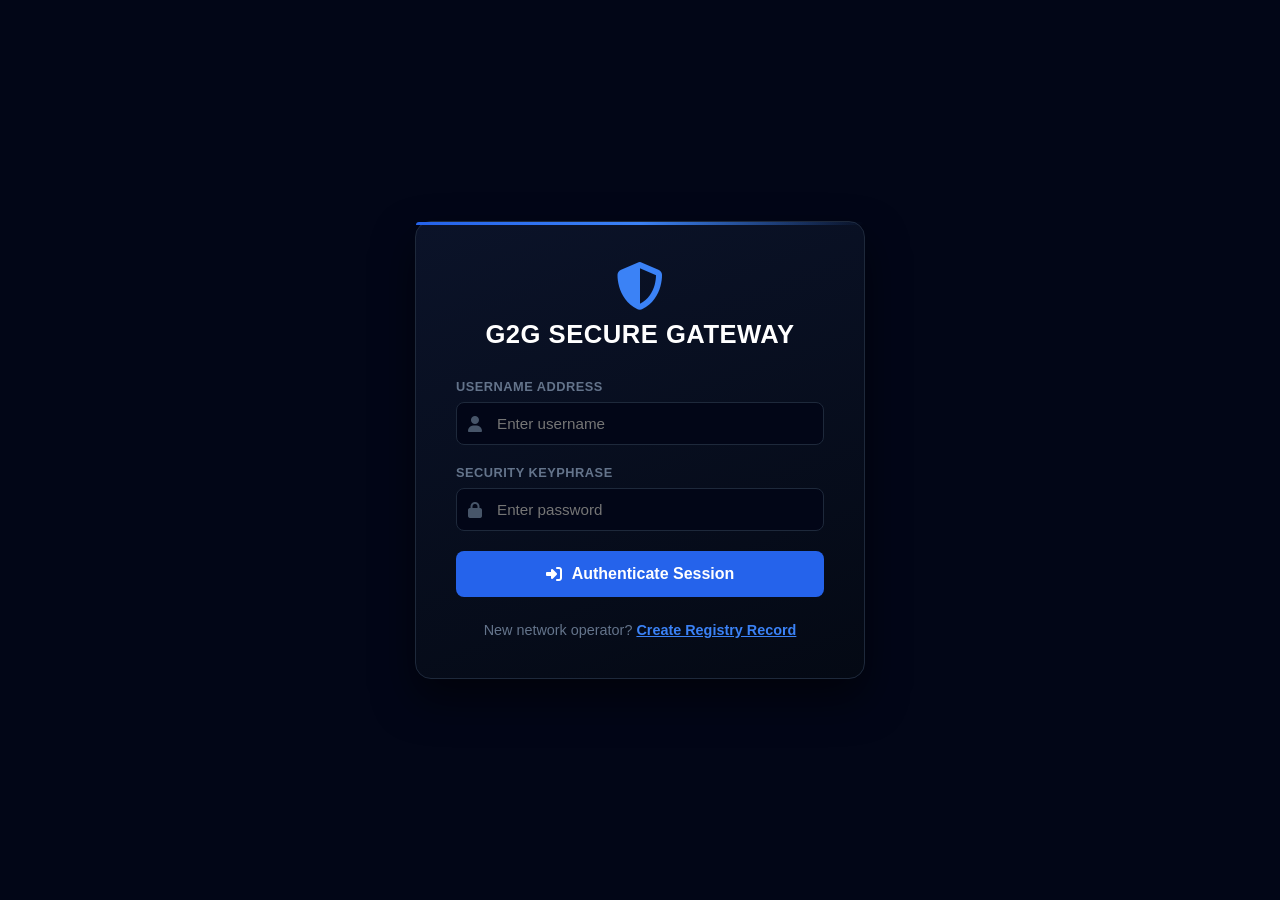
<file: index.html>
<!DOCTYPE html>
<html lang="en">
<head>
    <meta charset="UTF-8">
    <meta name="viewport" content="width=device-width, initial-scale=1.0">
    <title>G2G Marketplace</title>
    <link rel="stylesheet" href="style.css">
    <link rel="stylesheet" href="https://cdnjs.cloudflare.com/ajax/libs/font-awesome/6.4.0/css/all.min.css">
    <script>
        // FORCED SECURITY LOGIN GUARD
        if (localStorage.getItem("isLoggedIn") !== "true") {
            window.location.replace("auth.html");
        }
    </script>
</head>
<body>

    <header class="navbar">
        <div class="logo">
            <i class="fa-solid fa-shield-halved"></i> G2G MARKETPLACE
        </div>
        <nav>
            <button onclick="switchTab('home')" id="nav-home" class="nav-btn active">Home</button>
            <button onclick="switchTab('about')" id="nav-about" class="nav-btn">About</button>
            <button onclick="switchTab('features')" id="nav-features" class="nav-btn">Features</button>
            <button onclick="switchTab('chat')" id="nav-chat" class="nav-btn"><i class="fa-solid fa-comments"></i> Global Chat</button>
            <button onclick="switchTab('team')" id="nav-team" class="nav-btn">Verified Team</button>
            <button onclick="switchTab('reviews')" id="nav-reviews" class="nav-btn">Reviews</button>
            <button onclick="switchTab('profile')" id="nav-profile" class="nav-btn"><i class="fa-solid fa-circle-user"></i> Profile</button>
        </nav>
        <div class="nav-auth-buttons">
            <span id="nav-username-display" class="user-pill"><i class="fa-solid fa-user-tag"></i> Loading...</span>
            <button onclick="logoutUser()" class="btn btn-outline" style="cursor:pointer;"><i class="fa-solid fa-right-from-bracket"></i> LOGOUT</button>
        </div>
    </header>

    <main class="container">

        <div id="slide-home" class="page-slide active">
            <div class="layout-grid-home">
                <section class="hero">
                    <div class="hero-text">
                        <h1>G2G <br><span class="highlight">MARKETPLACE</span></h1>
                        <p class="subtitle">Safe Trading. Trusted Middleman. Fast Support.</p>
                        <p class="description">We provide a secure and professional environment for all your trading needs. Your safety is our priority.</p>
                        <div class="hero-buttons">
                            <a href="https://discord.gg/xjeHqgyZH" target="_blank" class="btn btn-discord"><i class="fa-brands fa-discord"></i> JOIN OUR DISCORD</a>
                            <button onclick="switchTab('about')" class="btn btn-outline" style="cursor:pointer;">LEARN MORE</button>
                        </div>
                    </div>
                    <div class="hero-graphic">
                        <div class="shield-logo">
                            <i class="fa-solid fa-handshake"></i>
                        </div>
                    </div>
                </section>
            </div>
            
            <div class="stats-bar">
                <div class="stat-item"><i class="fa-solid fa-users"></i> <div><strong>5K+</strong><p>Trusted Members</p></div></div>
                <div class="stat-item"><i class="fa-solid fa-circle-check"></i> <div><strong>2K+</strong><p>Successful Deals</p></div></div>
                <div class="stat-item"><i class="fa-solid fa-headset"></i> <div><strong>24/7</strong><p>Active Support</p></div></div>
                <div class="stat-item"><i class="fa-solid fa-lock"></i> <div><strong>100%</strong><p>Safe & Secure</p></div></div>
            </div>
        </div>

        <div id="slide-about" class="page-slide">
            <div class="slide-card-presentation">
                <div class="presentation-header">
                    <h2><i class="fa-solid fa-circle-info text-blue"></i> Who We Are & What We Do</h2>
                    <span class="page-badge">Page 01 // Operations Ledger</span>
                </div>
                <hr class="divider">
                <div class="about-extended-layout">
                    <div class="about-block">
                        <div class="about-icon-pill"><i class="fa-solid fa-building-shield"></i></div>
                        <h3>Who Are We?</h3>
                        <p>We are an enterprise-grade digital asset escrow community designed to protect retail buyers and high-volume sellers. Founded by seasoned trade validators, G2G Marketplace acts as a legal and mechanical buffer between trading counter-parties across global server networks.</p>
                    </div>

                    <div class="about-block">
                        <div class="about-icon-pill"><i class="fa-solid fa-right-left"></i></div>
                        <h3>What We Do In Trading</h3>
                        <p>When two individuals want to exchange items, cash, keys, or profile accounts, they open a secure desk ticket with us. The seller hands the asset securely to our certified middlemen. We run verification sweeps on the asset. Once the buyer completes their external financial transfer to the seller, we immediately override properties and release the trade parameters. No exit scams. No fake invoices. Absolute safety.</p>
                    </div>
                </div>
            </div>
        </div>

        <div id="slide-features" class="page-slide">
            <div class="slide-card-presentation">
                <div class="presentation-header">
                    <h2><i class="fa-solid fa-layer-group text-blue"></i> Platform Infrastructure</h2>
                    <span class="page-badge">Page 02 // Core Architecture</span>
                </div>
                <hr class="divider">
                
                <div class="features-grid-multipage">
                    <div class="feature-box-premium">
                        <i class="fa-solid fa-shield-halved f-icon"></i>
                        <h4>Trusted Middleman Services</h4>
                        <p>Audited step-by-step middleman infrastructure to shield your funds and assets throughout commercial transactions.</p>
                    </div>
                    <div class="feature-box-premium">
                        <i class="fa-solid fa-headset f-icon"></i>
                        <h4>Fast Ticket Support</h4>
                        <p>Our average real-time ticketing workflow responds under 5 minutes to mitigate delivery errors or handle user conflicts instantly.</p>
                    </div>
                    <div class="feature-box-premium">
                        <i class="fa-solid fa-lock f-icon"></i>
                        <h4>Safe Trading Channels</h4>
                        <p>End-to-end access isolation protocols so sensitive keys and delivery logs are encrypted from public scraping tools.</p>
                    </div>
                </div>
            </div>
        </div>

        <div id="slide-chat" class="page-slide">
            <div class="slide-card-presentation">
                <div class="presentation-header">
                    <h2><i class="fa-solid fa-comments text-blue"></i> Platform Global Chatroom</h2>
                    <span class="page-badge">Live Communication Deck</span>
                </div>
                <hr class="divider">
                
                <div class="chat-interface-layout">
                    <div id="chat-messages-log" class="chat-box-display">
                        </div>
                    
                    <form id="chat-input-panel" onsubmit="submitChatMessage(event)" class="chat-form-row">
                        <input type="text" id="chat-message-text" placeholder="Type a message to the marketplace channel..." autocomplete="off" required>
                        <button type="submit" class="chat-send-btn"><i class="fa-solid fa-paper-plane"></i></button>
                    </form>
                </div>
            </div>
        </div>

        <div id="slide-team" class="page-slide">
            <div class="slide-card-presentation">
                <div class="presentation-header">
                    <h2><i class="fa-solid fa-user-shield text-blue"></i> Verified Operators</h2>
                    <span class="page-badge">Page 03 // Administrative Registry</span>
                </div>
                <hr class="divider">
                
                <div class="team-grid-premium">
                    <div class="team-card-p">
                        <div class="t-avatar"><i class="fa-solid fa-crown rank-owner"></i></div>
                        <h4>@wrage4x1</h4>
                        <span class="t-role role-owner">Marketplace Owner</span>
                        <p>Primary escrow administrator and compliance strategist. Authorized to sign high-tier transaction clearances.</p>
                    </div>
                    <div class="team-card-p">
                        <div class="t-avatar"><i class="fa-solid fa-star rank-admin"></i></div>
                        <h4>@prashant6700</h4>
                        <span class="t-role role-admin">Senior Administrator</span>
                        <p>Head of operational disputes and validation logic systems. Supervises standard ticketing queues.</p>
                    </div>
                </div>
            </div>
        </div>

        <div id="slide-reviews" class="page-slide">
            <div class="slide-card-presentation">
                <div class="presentation-header">
                    <h2><i class="fa-solid fa-star text-blue"></i> Ledger & Live Feedback Loop</h2>
                    <span class="page-badge">Page 04 // Open Reviews System</span>
                </div>
                <hr class="divider">
                
                <div class="review-submission-box">
                    <h3>Submit Your Public Record Review</h3>
                    <form id="public-review-form" onsubmit="submitLiveReview(event)">
                        <div class="review-form-row">
                            <div class="sub-group">
                                <label>Star Rating</label>
                                <select id="review-stars-select" class="premium-select">
                                    <option value="⭐⭐⭐⭐⭐">5 Stars - Flawless Service</option>
                                    <option value="⭐⭐⭐⭐">4 Stars - Highly Secure</option>
                                    <option value="⭐⭐⭐">3 Stars - Average Speed</option>
                                    <option value="⭐⭐">2 Stars - Sluggish Pipeline</option>
                                    <option value="⭐">1 Star - Operational Issue</option>
                                </select>
                            </div>
                        </div>
                        <div class="sub-group" style="margin-top: 15px;">
                            <label>Your Review Statement</label>
                            <textarea id="review-text-input" class="premium-textarea" placeholder="Type out your transaction feedback here... Everyone on the web will see this review instantly." required></textarea>
                        </div>
                        <button type="submit" class="btn btn-discord" style="margin-top: 15px; border:none; cursor:pointer;"><i class="fa-solid fa-paper-plane"></i> Publish Review To Public Grid</button>
                    </form>
                </div>

                <div id="dynamic-reviews-grid" class="reviews-grid-premium">
                    </div>
            </div>
        </div>

        <div id="slide-profile" class="page-slide">
            <div class="slide-card-presentation">
                <div class="presentation-header">
                    <h2><i class="fa-solid fa-id-card text-blue"></i> Your Secure Account Profile</h2>
                    <span class="page-badge">User Matrix Terminal</span>
                </div>
                <hr class="divider">
                <div class="profile-card-layout">
                    <div class="profile-avatar-big">
                        <i class="fa-solid fa-user-gear"></i>
                    </div>
                    <div class="profile-details-list">
                        <div class="p-row"><strong>Username Access ID:</strong> <span id="profile-username-val" class="highlight">Unverified</span></div>
                        <div class="p-row"><strong>Registered Email Hash:</strong> <span id="profile-email-val">Unverified</span></div>
                        <div class="p-row"><strong>Associated Discord Handle:</strong> <span id="profile-discord-val">None Provided</span></div>
                        <div class="p-row"><strong>Account Security Status:</strong> <span class="sec-status-pill"><i class="fa-solid fa-shield-check"></i> Activated & Guarded</span></div>
                    </div>
                </div>

                <div class="members-directory-section" style="margin-top: 40px;">
                    <div class="presentation-header">
                        <h2><i class="fa-solid fa-users text-blue"></i> Registered Marketplace Members</h2>
                        <span class="page-badge">Live Member Registry</span>
                    </div>
                    <hr class="divider" style="margin-bottom: 20px;">
                    
                    <div id="live-members-grid" class="members-grid-layout">
                        </div>
                </div>

            </div>
        </div>

    </main>

    <footer>
        <p>&copy; 2026 G2G Marketplace. All Rights Reserved.</p>
        <p>Dynamic Core Storage Framework Connected.</p>
    </footer>

    <script>
        const currentUser = localStorage.getItem("activeSessionUser");
        
        if(currentUser) {
            document.getElementById("nav-username-display").innerHTML = `<i class="fa-solid fa-user-astronaut"></i> ${currentUser}`;
            document.getElementById("profile-username-val").innerText = currentUser;
            
            const storedEmail = localStorage.getItem("email_" + currentUser) || "hidden_user@g2g.marketplace";
            const storedDiscord = localStorage.getItem("discord_" + currentUser) || "Not Linked In Settings";
            
            document.getElementById("profile-email-val").innerText = storedEmail;
            document.getElementById("profile-discord-val").innerText = storedDiscord;
        }

        // Live Chat Checker interval variable
        let chatRefreshInterval;

        function switchTab(targetSlide) {
            const slides = document.querySelectorAll('.page-slide');
            slides.forEach(slide => slide.classList.remove('active'));

            const navButtons = document.querySelectorAll('.nav-btn');
            navButtons.forEach(btn => btn.classList.remove('active'));

            const target = document.getElementById('slide-' + targetSlide);
            if(target) target.classList.add('active');

            const activeNav = document.getElementById('nav-' + targetSlide);
            if(activeNav) activeNav.classList.add('active');
            
            // Trigger specific methods depending on tab activated
            if(targetSlide === 'profile') {
                loadMembersRegistry();
            }
            
            // Handle chat polling activation state
            if(targetSlide === 'chat') {
                loadChatMessages();
                // Check for new chat messages every 1.5 seconds automatically
                chatRefreshInterval = setInterval(loadChatMessages, 1500);
            } else {
                clearInterval(chatRefreshInterval);
            }
        }

        // --- GLOBAL LIVE CHAT SYSTEM ENGINE ---
        function loadChatMessages() {
            const chatLog = document.getElementById("chat-messages-log");
            let chatData = JSON.parse(localStorage.getItem("globalChatLogsArray")) || [];
            let chatHTML = "";

            if(chatData.length === 0) {
                chatLog.innerHTML = `<div style="color:#475569; text-align:center; padding-top:40px;">No messages sent yet. Start the conversation!</div>`;
                return;
            }

            chatData.forEach(msg => {
                // Style if the message belongs to the current logged-in identity
                let isMeClass = (msg.sender === currentUser) ? "msg-me" : "msg-other";
                
                chatHTML += `
                    <div class="chat-message-wrapper ${isMeClass}">
                        <div class="chat-msg-bubble">
                            <span class="chat-msg-author">${msg.sender}</span>
                            <p class="chat-msg-text">${msg.text}</p>
                            <span class="chat-msg-time">${msg.time}</span>
                        </div>
                    </div>
                `;
            });

            // Keep the previous scroll position tracker unless at the bottom
            let shouldScroll = (chatLog.scrollTop + chatLog.clientHeight >= chatLog.scrollHeight - 50);
            
            chatLog.innerHTML = chatHTML;
            
            if(shouldScroll || chatLog.getAttribute("data-first-load") !== "false") {
                chatLog.scrollTop = chatLog.scrollHeight;
                chatLog.setAttribute("data-first-load", "false");
            }
        }

        function submitChatMessage(e) {
            e.preventDefault();
            const inputField = document.getElementById("chat-message-text");
            const msgText = inputField.value.trim();

            if(!msgText) return;

            let chatData = JSON.parse(localStorage.getItem("globalChatLogsArray")) || [];
            
            // Parse a clean dynamic timestamp
            let now = new Date();
            let timeString = now.toLocaleTimeString([], {hour: '2-digit', minute:'2-digit'});

            const newMsgPacket = {
                sender: currentUser || "GuestTrader",
                text: msgText,
                time: timeString
            };

            chatData.push(newMsgPacket);
            localStorage.setItem("globalChatLogsArray", JSON.stringify(chatData));
            
            inputField.value = "";
            loadChatMessages();
            
            // Hard snap scroll view down to the latest text entry bubble
            const chatLog = document.getElementById("chat-messages-log");
            chatLog.scrollTop = chatLog.scrollHeight;
        }


        // --- DYNAMIC REGISTERED MEMBERS DIRECTORY LOOP ---
        function loadMembersRegistry() {
            const membersGrid = document.getElementById("live-members-grid");
            let cardHTML = "";
            let uniqueUsersFound = [];

            for (let i = 0; i < localStorage.length; i++) {
                let currentKey = localStorage.key(i);
                if (currentKey.startsWith("username_")) {
                    let extractedName = localStorage.getItem(currentKey);
                    if (!uniqueUsersFound.includes(extractedName)) {
                        uniqueUsersFound.push(extractedName);
                    }
                }
            }

            uniqueUsersFound.forEach(username => {
                let email = localStorage.getItem("email_" + username) || "No email stored";
                let discord = localStorage.getItem("discord_" + username) || "Not Linked";
                let isMeBadge = (username === currentUser) ? `<span class="me-pill">You</span>` : "";

                cardHTML += `
                    <div class="member-chip-card">
                        <div class="m-chip-header">
                            <span class="m-name"><i class="fa-solid fa-circle-user"></i> ${username}</span>
                            ${isMeBadge}
                        </div>
                        <div class="m-details">
                            <p><i class="fa-solid fa-envelope"></i> ${email}</p>
                            <p><i class="fa-brands fa-discord"></i> Discord: <span>${discord}</span></p>
                        </div>
                    </div>
                `;
            });

            membersGrid.innerHTML = cardHTML || `<p style="color:#64748b;">No other registered operators.</p>`;
        }

        // --- PUBLIC COMMENT DATA ENGINE ---
        function loadReviewsFromStorage() {
            const reviewContainer = document.getElementById("dynamic-reviews-grid");
            
            let defaultHTML = `
                <div class="review-box-p">
                    <div class="r-top">
                        <span class="r-user"><i class="fa-solid fa-circle-user"></i> AlphaX</span>
                        <span class="r-stars">⭐⭐⭐⭐⭐</span>
                    </div>
                    <p>"Incredibly efficient trading infrastructure. Handled a high-value account transfer through their ticket desk. Safe middleman and highly helpful crew members."</p>
                    <span class="r-date"><i class="fa-solid fa-clock"></i> Verified Deal Done Successfully</span>
                </div>
            `;

            let globalReviews = JSON.parse(localStorage.getItem("publicReviewsArray")) || [];
            
            globalReviews.forEach(rev => {
                defaultHTML = `
                    <div class="review-box-p custom-user-review">
                        <div class="r-top">
                            <span class="r-user" style="color: #3b82f6;"><i class="fa-solid fa-circle-user text-blue"></i> ${rev.author}</span>
                            <span class="r-stars">${rev.stars}</span>
                        </div>
                        <p>"${rev.text}"</p>
                        <span class="r-date"><i class="fa-solid fa-circle-nodes"></i> Live Public Contribution</span>
                    </div>
                ` + defaultHTML;
            });

            reviewContainer.innerHTML = defaultHTML;
        }

        function submitLiveReview(e) {
            e.preventDefault();
            const starsSelection = document.getElementById("review-stars-select").value;
            const reviewTextContent = document.getElementById("review-text-input").value.trim();
            
            if(!reviewTextContent) return;

            let globalReviews = JSON.parse(localStorage.getItem("publicReviewsArray")) || [];
            
            const newReviewPacket = {
                author: currentUser || "AnonymousTrader",
                stars: starsSelection,
                text: reviewTextContent
            };

            globalReviews.push(newReviewPacket);
            localStorage.setItem("publicReviewsArray", JSON.stringify(globalReviews));
            
            document.getElementById("review-text-input").value = "";
            loadReviewsFromStorage();
        }

        // Run setup loop initializations
        loadReviewsFromStorage();

        // FIXED SECURITY LOGOUT LOGIC PIPELINE
        function logoutUser() {
            localStorage.removeItem("isLoggedIn");
            localStorage.removeItem("activeSessionUser");
            alert("Logging out securely...");
            window.location.replace("auth.html");
        }
    </script>
</body>
</html>
</file>
<file: style.css>
/* GLOBAL CORE OVERRIDES */
* { margin: 0; padding: 0; box-sizing: border-box; font-family: 'Segoe UI', Roboto, sans-serif; }
body { background-color: #020617; color: #e2e8f0; overflow-x: hidden; min-height: 100vh; display: flex; flex-direction: column; }

/* NAVBAR CONFIGURATION */
.navbar { display: flex; justify-content: space-between; align-items: center; padding: 20px 4%; background-color: rgba(2, 6, 23, 0.9); backdrop-filter: blur(12px); position: sticky; top: 0; z-index: 1000; border-bottom: 1px solid #1e293b; }
.logo { font-weight: 800; color: #3b82f6; display: flex; align-items: center; gap: 10px; font-size: 1.1rem; letter-spacing: 1px; }
nav { display: flex; gap: 5px; background: rgba(15, 23, 42, 0.6); padding: 5px; border-radius: 8px; border: 1px solid #1e293b; }
.nav-btn { background: none; border: none; padding: 8px 14px; font-size: 0.9rem; color: #94a3b8; border-radius: 6px; cursor: pointer; font-weight: 600; transition: all 0.3s; }
.nav-btn:hover { color: #fff; background: rgba(255,255,255,0.03); }
.nav-btn.active { color: #fff; background: #2563eb; box-shadow: 0 4px 12px rgba(37, 99, 235, 0.3); }
.nav-auth-buttons { display: flex; align-items: center; gap: 15px; }
.user-pill { background: rgba(59, 130, 246, 0.1); border: 1px solid rgba(59, 130, 246, 0.3); color: #3b82f6; padding: 6px 14px; border-radius: 20px; font-weight: 700; font-size: 0.85rem; }

/* REUSABLE PREMIUM ACTIONS */
.btn { padding: 11px 22px; border-radius: 6px; font-weight: 600; font-size: 0.9rem; display: inline-flex; align-items: center; gap: 8px; text-decoration: none; transition: all 0.3s ease; }
.btn-discord { background-color: #2563eb; color: white; }
.btn-discord:hover { background-color: #1d4ed8; box-shadow: 0 0 15px rgba(37, 99, 235, 0.5); }
.btn-outline { border: 1px solid #334155; background: transparent; color: white; }
.btn-outline:hover { background-color: #1e293b; }

/* CONTAINER VIEWBOX SCROLLPORTS */
.container { max-width: 1100px; width: 100%; margin: 40px auto; padding: 0 20px; flex: 1; }
.page-slide { display: none; opacity: 0; transform: translateY(10px); transition: opacity 0.4s ease, transform 0.4s ease; }
.page-slide.active { display: block; opacity: 1; transform: translateY(0); }

/* HERO DISPLAY LAYOUT */
.layout-grid-home { min-height: 380px; display: flex; align-items: center; }
.hero { display: flex; justify-content: space-between; align-items: center; width: 100%; }
.hero-text h1 { font-size: 3.2rem; line-height: 1.15; margin-bottom: 20px; font-weight: 900; }
.highlight { color: #3b82f6; text-shadow: 0 0 30px rgba(59, 130, 246, 0.35); }
.subtitle { color: #94a3b8; font-size: 1.3rem; margin-bottom: 15px; }
.description { color: #64748b; max-width: 500px; margin-bottom: 30px; font-size: 1rem; line-height: 1.5; }
.hero-buttons { display: flex; gap: 15px; }
.shield-logo { width: 200px; height: 220px; background: radial-gradient(circle, #1e3a8a 0%, #020617 100%); border: 4px solid #3b82f6; border-radius: 50% 50% 50% 50% / 12% 12% 88% 88%; display: flex; justify-content: center; align-items: center; font-size: 4.5rem; color: #3b82f6; box-shadow: 0 0 45px rgba(59, 130, 246, 0.45); }

.stats-bar { display: flex; justify-content: space-around; margin-top: 50px; background: linear-gradient(145deg, #0b1329, #050b18); border: 1px solid #1e293b; border-radius: 12px; padding: 22px; }
.stat-item { display: flex; align-items: center; gap: 12px; }
.stat-item i { font-size: 1.6rem; color: #3b82f6; }
.stat-item strong { font-size: 1.3rem; display: block; color: #fff; }
.stat-item p { font-size: 0.85rem; color: #64748b; }

/* PRESENTATION PANELS FRAMEWORKS */
.slide-card-presentation { background: linear-gradient(160deg, #0b1329 0%, #040914 100%); border: 1px solid #1e293b; border-radius: 16px; padding: 40px; box-shadow: 0 20px 40px rgba(0,0,0,0.4); position: relative; }
.slide-card-presentation::before { content: ''; position: absolute; top: 0; left: 0; width: 100%; height: 3px; background: linear-gradient(90deg, #2563eb, #3b82f6, transparent); }
.presentation-header { display: flex; justify-content: space-between; align-items: center; margin-bottom: 20px; }
.presentation-header h2 { font-size: 1.5rem; font-weight: 700; display: flex; align-items: center; gap: 12px; }
.text-blue { color: #3b82f6; }
.page-badge { font-family: monospace; font-size: 0.8rem; color: #475569; background: rgba(30, 41, 59, 0.5); padding: 4px 10px; border-radius: 4px; border: 1px solid #1e293b; }
.divider { border: none; height: 1px; background: #1e293b; margin-bottom: 30px; }

/* ABOUT LOGS HOUSINGS */
.about-extended-layout { display: flex; flex-direction: column; gap: 30px; }
.about-block { background: rgba(2, 6, 23, 0.4); border: 1px solid #1e293b; border-radius: 12px; padding: 25px; position: relative; padding-left: 80px; }
.about-icon-pill { position: absolute; left: 20px; top: 25px; width: 45px; height: 45px; background: rgba(59, 130, 246, 0.1); border: 1px solid rgba(59, 130, 246, 0.3); border-radius: 8px; display: flex; justify-content: center; align-items: center; color: #3b82f6; font-size: 1.2rem; }
.about-block h3 { margin-bottom: 10px; font-size: 1.2rem; color: #fff; }
.about-block p { color: #94a3b8; line-height: 1.6; font-size: 0.98rem; }

/* FEATURES BLOCKS GRID LAYOUTS */
.features-grid-multipage { display: grid; grid-template-columns: repeat(3, 1fr); gap: 20px; }
.feature-box-premium { background: rgba(15, 23, 42, 0.4); border: 1px solid #1e293b; border-radius: 10px; padding: 25px; }
.f-icon { font-size: 1.5rem; color: #3b82f6; margin-bottom: 15px; display: block; }
.feature-box-premium h4 { font-size: 1.05rem; margin-bottom: 10px; color: #fff; }
.feature-box-premium p { font-size: 0.88rem; color: #64748b; line-height: 1.5; }

/* TEAM COMPLIANCE CARDS */
.team-grid-premium { display: grid; grid-template-columns: repeat(2, 1fr); gap: 20px; }
.team-card-p { background: rgba(2, 6, 23, 0.5); border: 1px solid #1e293b; border-radius: 12px; padding: 30px; text-align: center; }
.t-avatar { width: 60px; height: 60px; background: rgba(30, 41, 59, 0.5); border-radius: 50%; margin: 0 auto 15px auto; display: flex; justify-content: center; align-items: center; font-size: 1.4rem; border: 1px solid #334155; }
.rank-owner { color: #c084fc; }
.rank-admin { color: #facc15; }
.team-card-p h4 { font-size: 1.1rem; color: white; margin-bottom: 4px; }
.t-role { font-size: 0.75rem; font-weight: 700; text-transform: uppercase; display: inline-block; padding: 3px 10px; border-radius: 20px; margin-bottom: 15px; }
.role-owner { background: rgba(192, 132, 252, 0.1); color: #c084fc; }
.role-admin { background: rgba(250, 204, 21, 0.1); color: #facc15; }
.team-card-p p { font-size: 0.85rem; color: #64748b; line-height: 1.5; }

/* REVIEWS & COMMENT CODES */
.review-submission-box { background: rgba(2, 6, 23, 0.6); border: 1px solid #1e293b; border-radius: 12px; padding: 25px; margin-bottom: 35px; }
.review-submission-box h3 { font-size: 1.1rem; margin-bottom: 15px; color: #fff; }
.sub-group label { display: block; font-size: 0.8rem; font-weight: 700; color: #64748b; margin-bottom: 6px; text-transform: uppercase; }
.premium-select, .premium-textarea { width: 100%; background: #020617; border: 1px solid #1e293b; border-radius: 6px; color: white; padding: 10px; font-size: 0.9rem; }
.premium-textarea { min-height: 80px; resize: vertical; }
.premium-select:focus, .premium-textarea:focus { outline: none; border-color: #3b82f6; }

.reviews-grid-premium { display: grid; grid-template-columns: repeat(2, 1fr); gap: 20px; }
.review-box-p { background: rgba(15, 23, 42, 0.3); border-radius: 10px; border: 1px solid #1e293b; padding: 25px; display: flex; flex-direction: column; justify-content: space-between; }
.r-top { display: flex; justify-content: space-between; align-items: center; margin-bottom: 15px; }
.r-user { font-weight: 600; font-size: 0.95rem; display: flex; align-items: center; gap: 8px; }
.r-stars { font-size: 0.75rem; }
.review-box-p p { font-size: 0.88rem; color: #94a3b8; line-height: 1.6; font-style: italic; margin-bottom: 15px; }
.r-date { font-size: 0.72rem; font-weight: bold; color: #10b981; display: flex; align-items: center; gap: 5px; text-transform: uppercase; }
.custom-user-review { border-top: 2px solid #3b82f6; background: rgba(59, 130, 246, 0.02); }

/* TERMINAL USER DASHBOARDS */
.profile-card-layout { display: grid; grid-template-columns: 1fr 3fr; gap: 30px; background: rgba(2, 6, 23, 0.4); border: 1px solid #1e293b; border-radius: 12px; padding: 30px; align-items: center; }
.profile-avatar-big { font-size: 4rem; color: #3b82f6; background: rgba(30, 41, 59, 0.4); border: 1px solid #334155; height: 130px; display: flex; justify-content: center; align-items: center; border-radius: 12px; }
.profile-details-list { display: flex; flex-direction: column; gap: 15px; }
.p-row { font-size: 1rem; color: #94a3b8; border-bottom: 1px solid rgba(30, 41, 59, 0.5); padding-bottom: 10px; }
.p-row strong { color: white; display: inline-block; width: 220px; }
.sec-status-pill { background: rgba(16, 185, 129, 0.1); color: #10b981; border: 1px solid rgba(16, 185, 129, 0.2); padding: 3px 10px; border-radius: 12px; font-size: 0.8rem; font-weight: 700; }

/* MEMBERS DIRECTORY LIVE CARDS */
.members-grid-layout {
    display: grid;
    grid-template-columns: repeat(2, 1fr);
    gap: 15px;
}
.member-chip-card {
    background: rgba(15, 23, 42, 0.3);
    border: 1px solid #1e293b;
    border-radius: 10px;
    padding: 20px;
    transition: border-color 0.3s;
}
.member-chip-card:hover {
    border-color: #2563eb;
}
.m-chip-header {
    display: flex;
    justify-content: space-between;
    align-items: center;
    margin-bottom: 12px;
}
.m-name {
    font-weight: 700;
    color: #fff;
    font-size: 1.05rem;
}
.me-pill {
    background: rgba(37, 99, 235, 0.2);
    color: #3b82f6;
    font-size: 0.75rem;
    font-weight: bold;
    padding: 2px 8px;
    border-radius: 10px;
    border: 1px solid rgba(37, 99, 235, 0.4);
}
.m-details p {
    font-size: 0.85rem;
    color: #64748b;
    margin-bottom: 5px;
    display: flex;
    align-items: center;
    gap: 8px;
}
.m-details p span {
    color: #2563eb;
    font-weight: 600;
}

/* FOOTER BOTTOM PANELS */
footer { border-top: 1px solid #1e293b; padding: 25px 4%; display: flex; justify-content: space-between; align-items: center; color: #475569; font-size: 0.82rem; margin-top: auto; background: #01040d; }

/* MEDIA ADAPTATION LAYER */
@media (max-width: 950px) {
    .navbar { flex-direction: column; gap: 15px; }
    nav { width: 100%; justify-content: space-between; overflow-x: auto; }
    .hero { flex-direction: column-reverse; text-align: center; gap: 30px; }
    .hero-text .description { margin: 0 auto; }
    .hero-buttons { justify-content: center; margin-top: 20px;}
    .stats-bar, .features-grid-multipage, .team-grid-premium, .reviews-grid-premium, .profile-card-layout, .members-grid-layout { grid-template-columns: 1fr; flex-direction: column; gap: 20px; }
}
</file>
